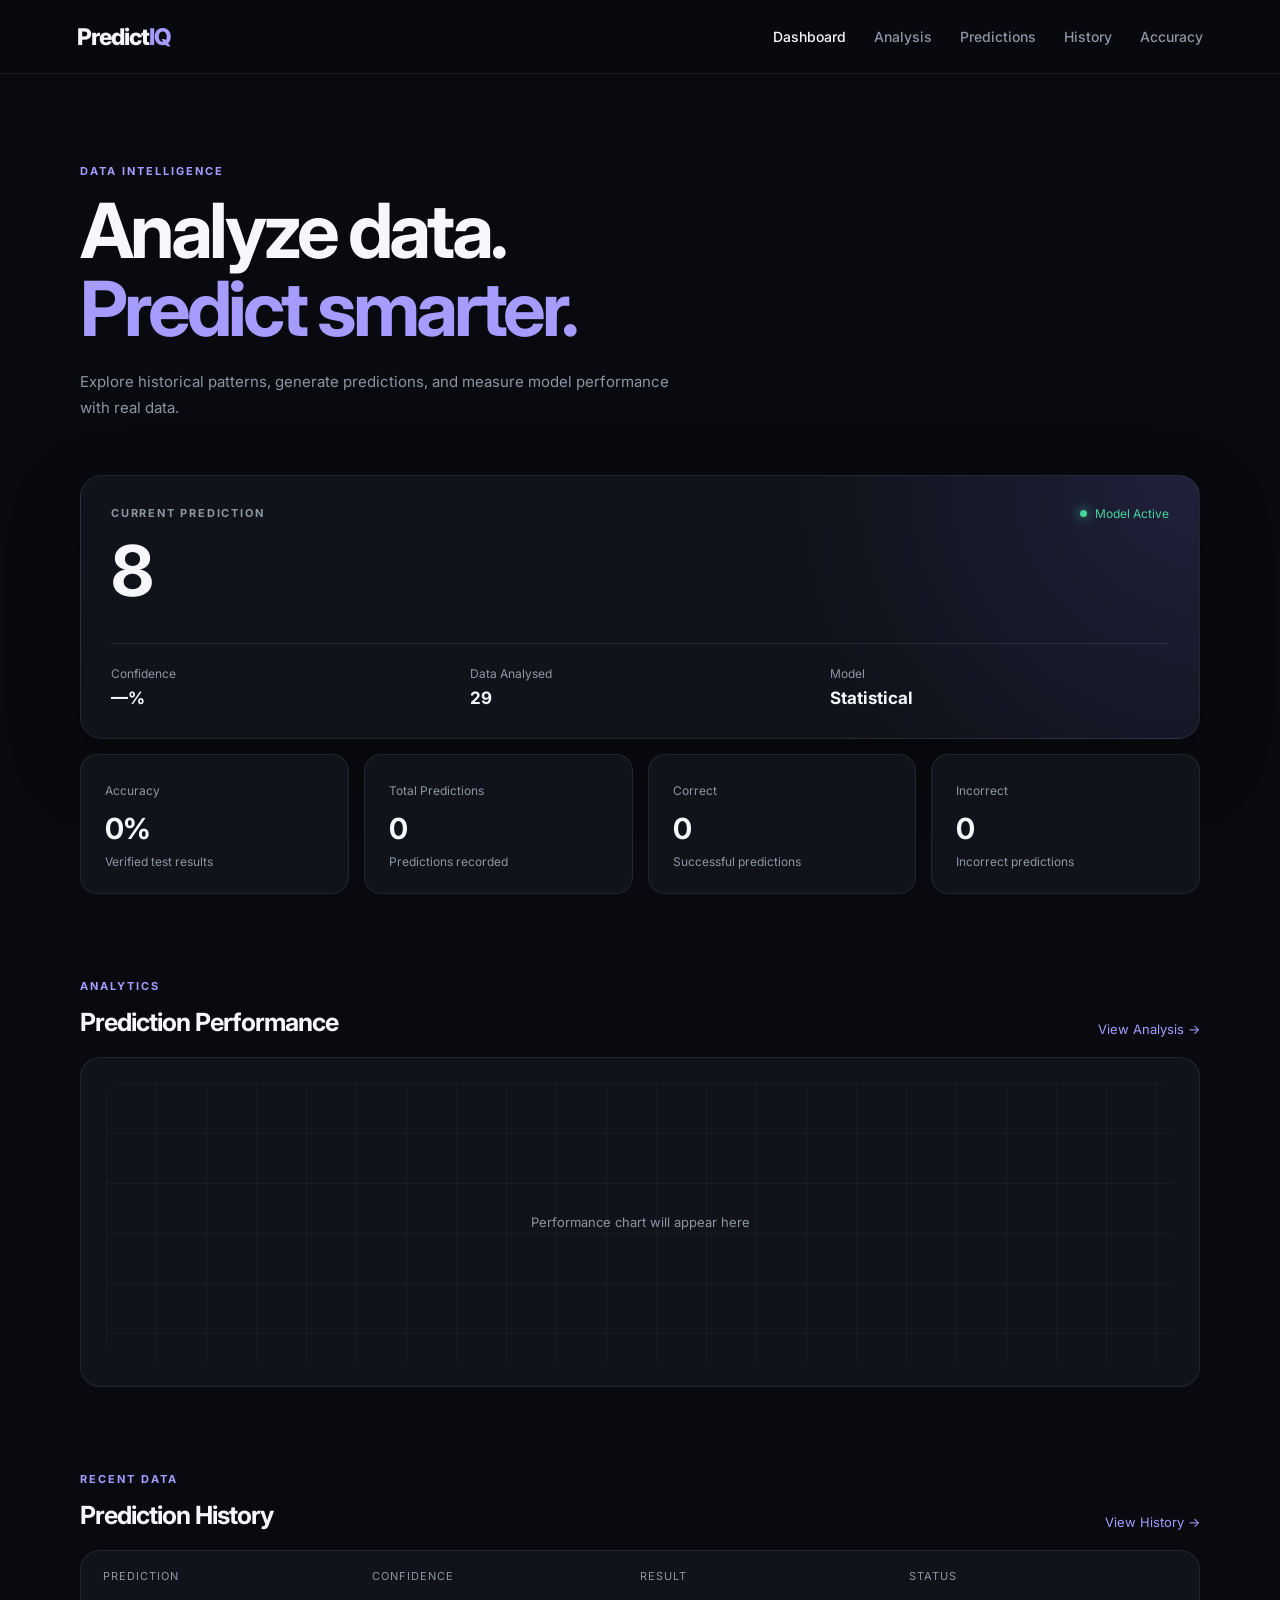
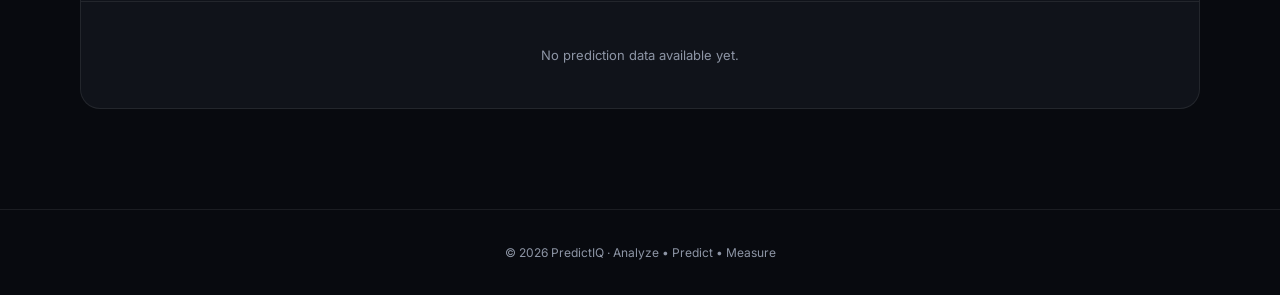
<file: index.html>
<!DOCTYPE html>
<html lang="en">
<head>
    <meta charset="UTF-8">
    <meta name="viewport" content="width=device-width, initial-scale=1.0">

    <title>PredictIQ — Analyze • Predict • Measure</title>

    <link rel="stylesheet" href="style.css">
</head>

<body>

    <!-- HEADER -->
    <header class="navbar">

        <a href="index.html" class="logo">
            Predict<span>IQ</span>
        </a>

        <nav>
            <a href="index.html" class="active">Dashboard</a>
            <a href="pages/analysis.html">Analysis</a>
            <a href="pages/predictions.html">Predictions</a>
            <a href="pages/history.html">History</a>
            <a href="pages/accuracy.html">Accuracy</a>
        </nav>

        <button class="menu-btn" id="menuBtn">☰</button>

    </header>


    <!-- MAIN -->
    <main class="container">

        <!-- HERO -->
        <section class="hero">

            <div>
                <p class="eyebrow">DATA INTELLIGENCE</p>

                <h1>
                    Analyze data.<br>
                    <span>Predict smarter.</span>
                </h1>

                <p class="hero-text">
                    Explore historical patterns, generate predictions,
                    and measure model performance with real data.
                </p>
            </div>

        </section>


        <!-- CURRENT PREDICTION -->
        <section class="prediction-card">

            <div class="card-top">
                <div>
                    <p class="card-label">CURRENT PREDICTION</p>
                    <h2 id="predictionValue">—</h2>
                </div>

                <div class="status">
                    <span></span>
                    Model Active
                </div>
            </div>

            <div class="prediction-info">

                <div>
                    <small>Confidence</small>
                    <strong id="confidence">—%</strong>
                </div>

                <div>
                    <small>Data Analysed</small>
                    <strong id="dataCount">0</strong>
                </div>

                <div>
                    <small>Model</small>
                    <strong>Statistical</strong>
                </div>

            </div>

        </section>


        <!-- STATS -->
        <section class="stats-grid">

            <div class="stat-card">
                <span>Accuracy</span>
                <strong id="accuracy">0%</strong>
                <small>Verified test results</small>
            </div>

            <div class="stat-card">
                <span>Total Predictions</span>
                <strong id="totalPredictions">0</strong>
                <small>Predictions recorded</small>
            </div>

            <div class="stat-card">
                <span>Correct</span>
                <strong id="correctPredictions">0</strong>
                <small>Successful predictions</small>
            </div>

            <div class="stat-card">
                <span>Incorrect</span>
                <strong id="wrongPredictions">0</strong>
                <small>Incorrect predictions</small>
            </div>

        </section>


        <!-- ANALYSIS -->
        <section class="section">

            <div class="section-heading">
                <div>
                    <p class="eyebrow">ANALYTICS</p>
                    <h2>Prediction Performance</h2>
                </div>

                <a href="pages/analysis.html" class="view-link">
                    View Analysis →
                </a>
            </div>

            <div class="chart-card">

                <div class="chart-placeholder">

                    <div class="chart-line"></div>

                    <p>
                        Performance chart will appear here
                    </p>

                </div>

            </div>

        </section>


        <!-- RECENT ACTIVITY -->
        <section class="section">

            <div class="section-heading">

                <div>
                    <p class="eyebrow">RECENT DATA</p>
                    <h2>Prediction History</h2>
                </div>

                <a href="pages/history.html" class="view-link">
                    View History →
                </a>

            </div>


            <div class="table-card">

                <div class="table-row table-head">
                    <span>Prediction</span>
                    <span>Confidence</span>
                    <span>Result</span>
                    <span>Status</span>
                </div>

                <div id="historyList">

                    <div class="empty-state">
                        No prediction data available yet.
                    </div>

                </div>

            </div>

        </section>

    </main>


    <!-- FOOTER -->
    <footer>

        <p>
            © 2026 PredictIQ · Analyze • Predict • Measure
        </p>

    </footer>


    <script src="script.js"></script>

</body>
  </html>
</file>
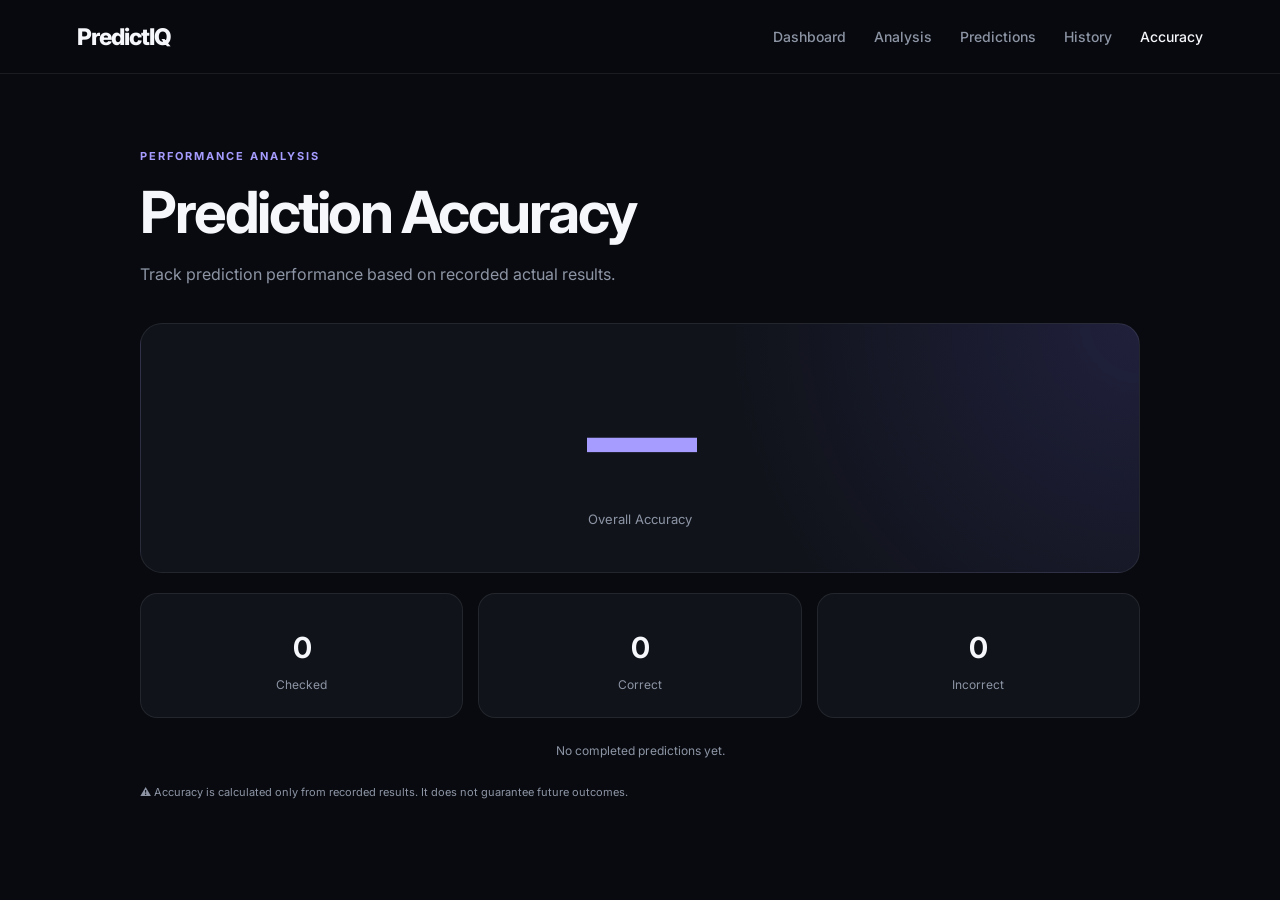
<file: pages/accuracy.html>
<!DOCTYPE html>
<html lang="en">

<head>
  <meta charset="UTF-8">
  <meta name="viewport" content="width=device-width, initial-scale=1.0">

  <title>Accuracy | PredictIQ</title>

  <link rel="stylesheet" href="../style.css">
</head>

<body>

  <header class="navbar">

    <div class="logo">PredictIQ</div>

    <button id="menuBtn" class="menu-btn">☰</button>

    <nav>
      <a href="../index.html">Dashboard</a>
      <a href="analysis.html">Analysis</a>
      <a href="predictions.html">Predictions</a>
      <a href="history.html">History</a>
      <a href="accuracy.html" class="active">Accuracy</a>
    </nav>

  </header>


  <main class="accuracy-page">

    <section class="page-header">

      <p class="eyebrow">PERFORMANCE ANALYSIS</p>

      <h1>Prediction Accuracy</h1>

      <p>
        Track prediction performance based on recorded actual results.
      </p>

    </section>


    <section class="accuracy-card">

      <div class="accuracy-number" id="accuracyValue">
        —
      </div>

      <p>Overall Accuracy</p>

    </section>


    <section class="accuracy-stats">

      <div class="stat-card">
        <strong id="totalChecked">0</strong>
        <span>Checked</span>
      </div>

      <div class="stat-card">
        <strong id="correctCount">0</strong>
        <span>Correct</span>
      </div>

      <div class="stat-card">
        <strong id="incorrectCount">0</strong>
        <span>Incorrect</span>
      </div>

    </section>


    <p class="accuracy-message" id="accuracyMessage">
      No completed predictions yet.
    </p>


    <p class="disclaimer">
      ⚠️ Accuracy is calculated only from recorded results.
      It does not guarantee future outcomes.
    </p>

  </main>


  <script src="../accuracy.js"></script>

</body>

                                 </html>
</file>
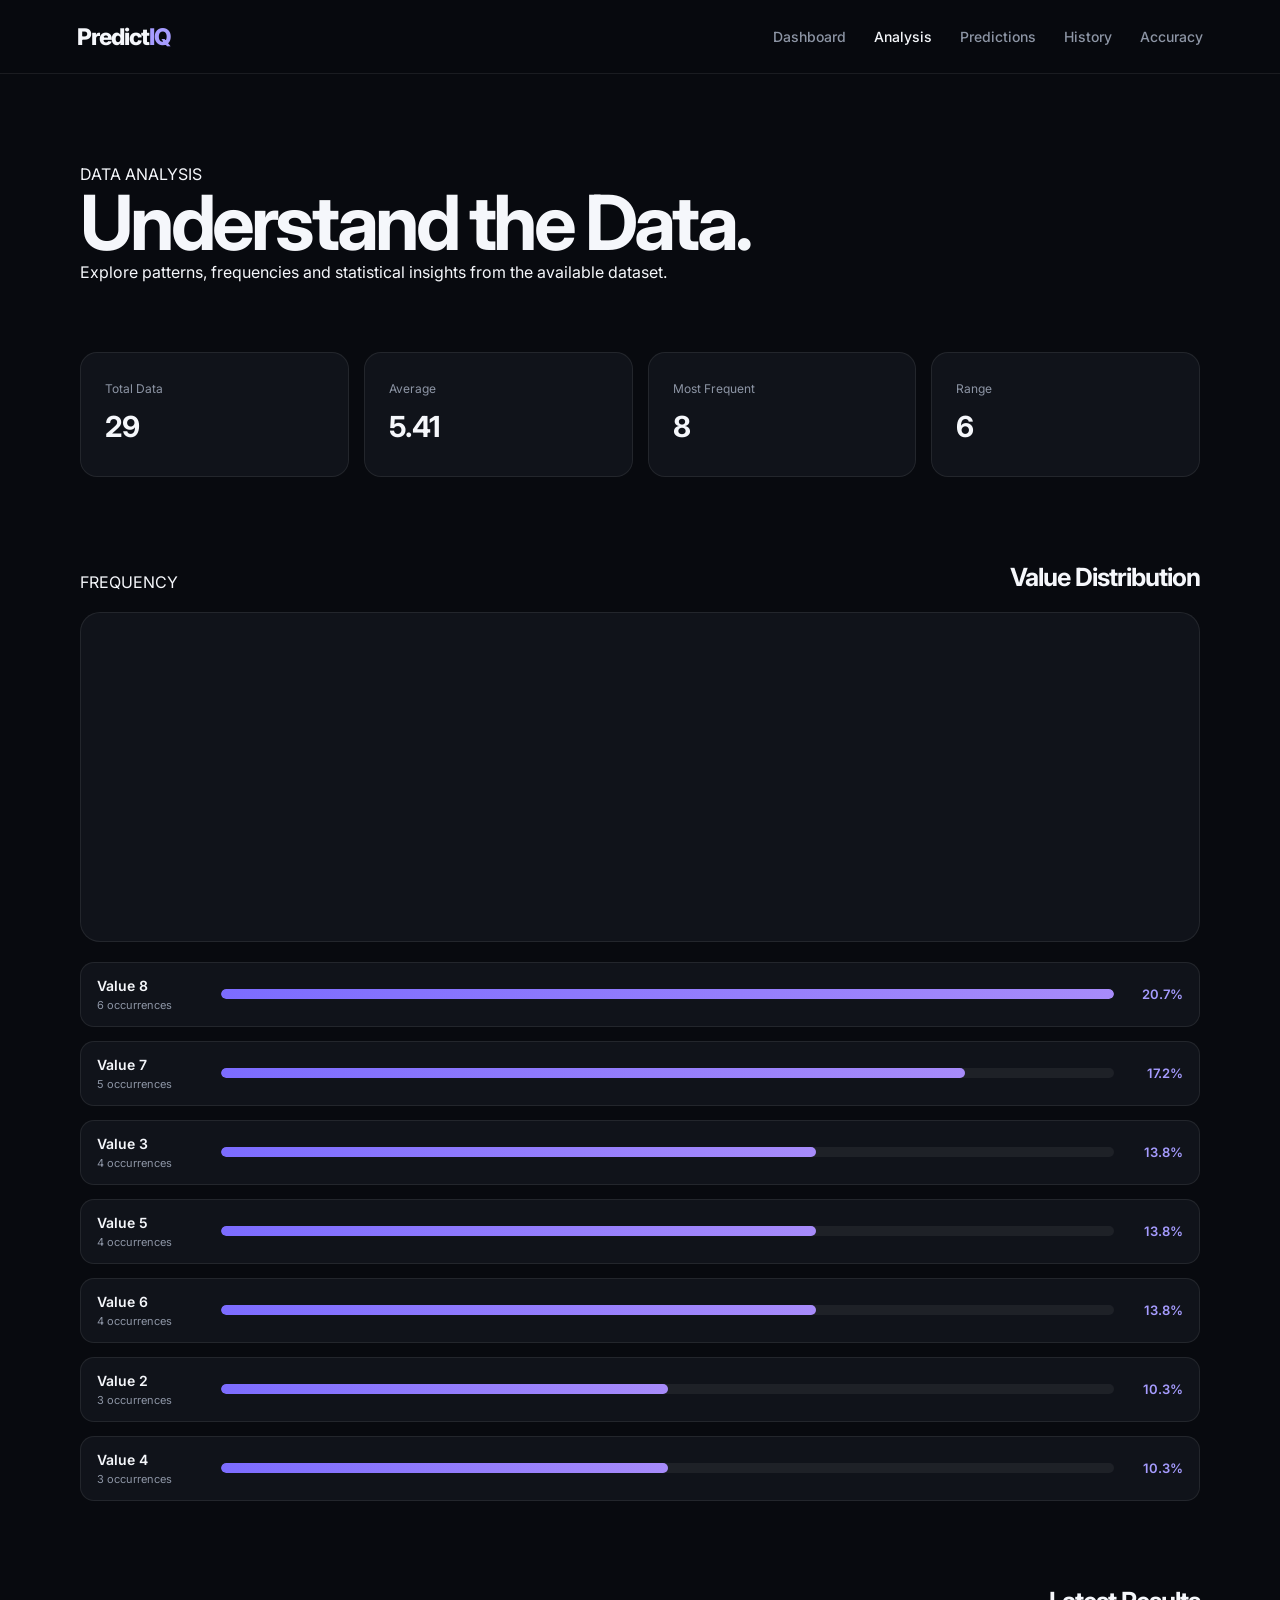
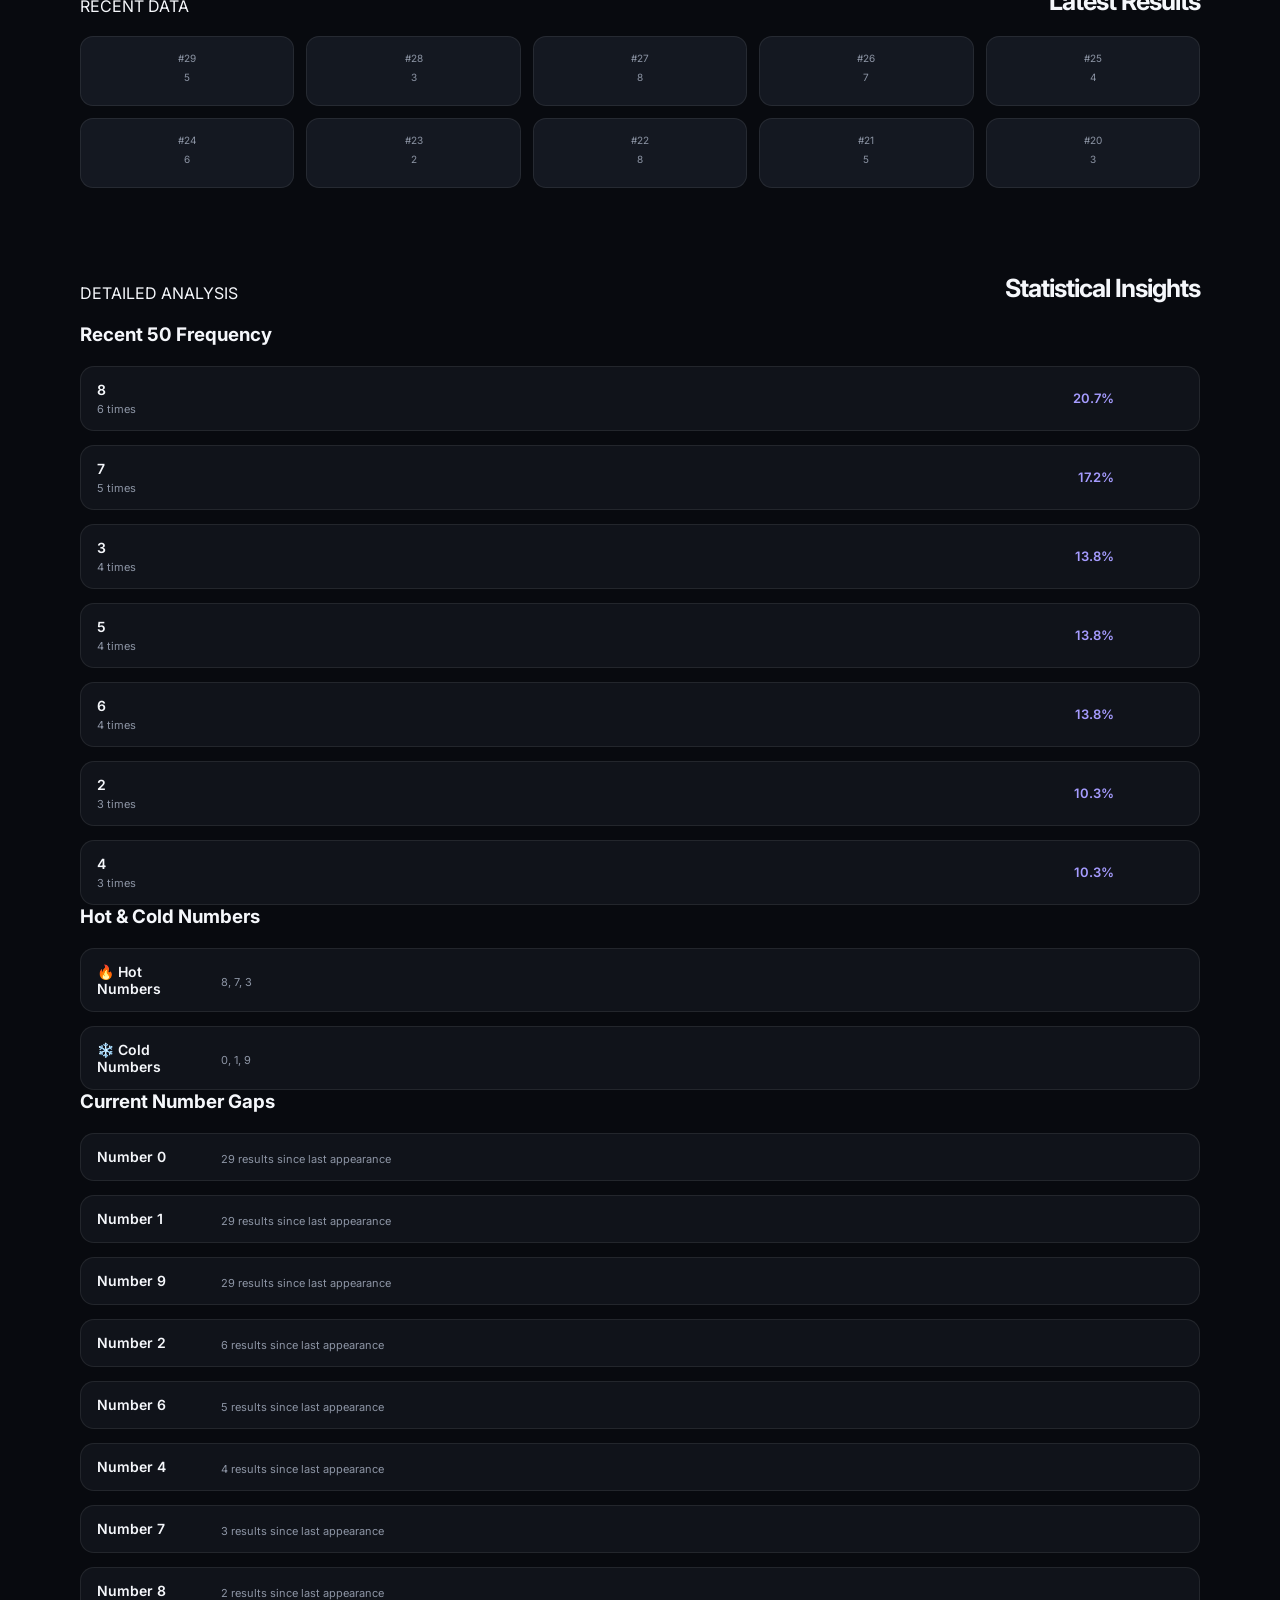
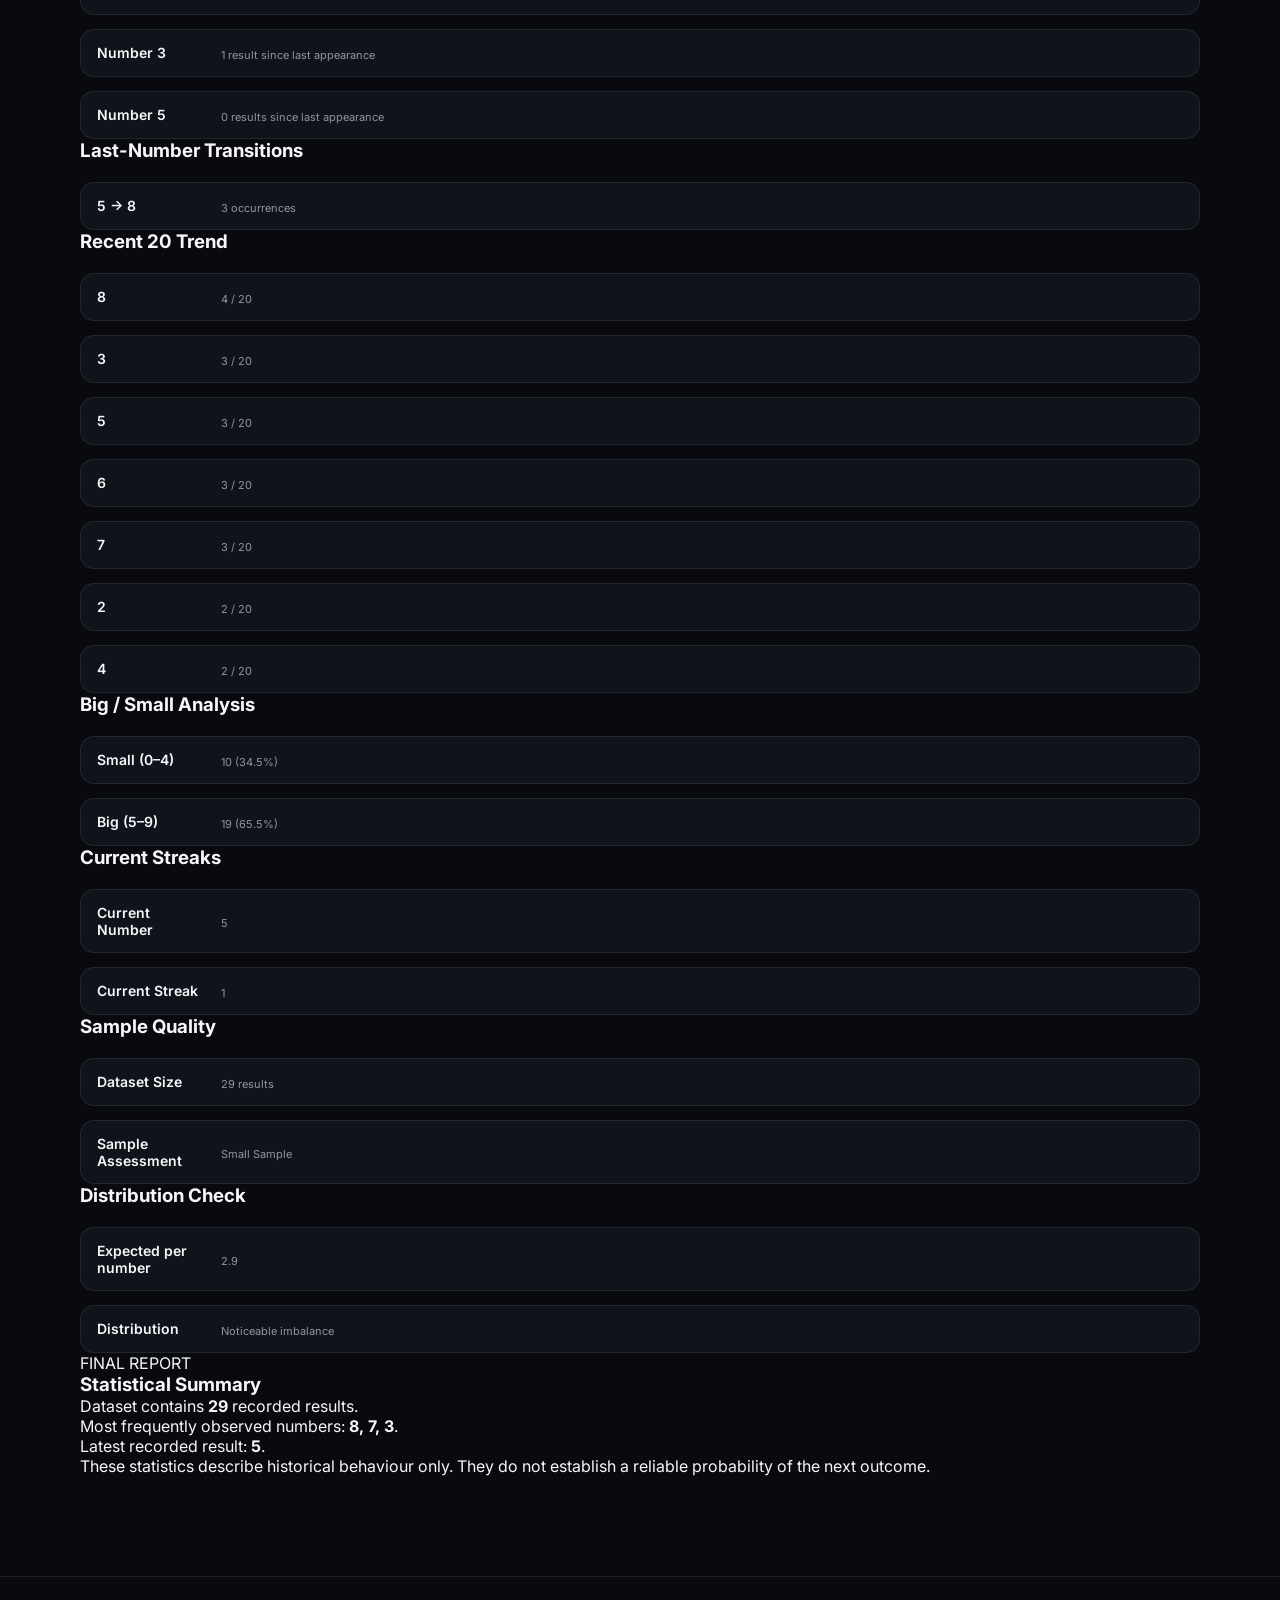
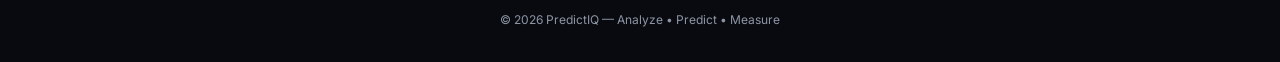
<file: pages/analysis.html>
<!DOCTYPE html>
<html lang="en">
<head>
    <meta charset="UTF-8">
    <meta name="viewport" content="width=device-width, initial-scale=1.0">

    <title>Analysis | PredictIQ</title>

    <link rel="stylesheet" href="../style.css">
</head>

<body>
<header class="navbar">

    <a href="../index.html" class="logo">
        Predict<span>IQ</span>
    </a>

    <nav>
        <a href="../index.html">Dashboard</a>
        <a href="analysis.html" class="active">Analysis</a>
        <a href="predictions.html">Predictions</a>
        <a href="history.html">History</a>
        <a href="accuracy.html">Accuracy</a>
    </nav>

    <button class="menu-btn" id="menuBtn">☰</button>

</header>


<main class="container">

    <section class="hero">
        <p class="section-tag">DATA ANALYSIS</p>

        <h1>Understand the Data.</h1>

        <p>
            Explore patterns, frequencies and statistical insights
            from the available dataset.
        </p>
    </section>


    <!-- Statistics -->

    <section class="stats-grid">

        <div class="stat-card">
            <span>Total Data</span>
            <strong id="totalData">—</strong>
        </div>

        <div class="stat-card">
            <span>Average</span>
            <strong id="average">—</strong>
        </div>

        <div class="stat-card">
            <span>Most Frequent</span>
            <strong id="mostCommon">—</strong>
        </div>

        <div class="stat-card">
            <span>Range</span>
            <strong id="range">—</strong>
        </div>

    </section>


    <!-- Frequency -->

    <section class="section">

        <div class="section-heading">
            <p class="section-tag">FREQUENCY</p>
            <h2>Value Distribution</h2>
        </div>

        <div class="chart-card">
    <canvas id="frequencyChart"></canvas>
</div>

<div id="frequencyList" class="analysis-list">
    Loading data...
</div>

    </section>


    <!-- Recent Data -->

    <section class="section">

        <div class="section-heading">
            <p class="section-tag">RECENT DATA</p>
            <h2>Latest Results</h2>
        </div>

        <div id="recentResults" class="recent-results">
            Loading...
        </div>

    </section>
        <!-- Detailed Analysis -->

    <section class="section">

        <div class="section-heading">
            <p class="section-tag">DETAILED ANALYSIS</p>
            <h2>Statistical Insights</h2>
        </div>


        <!-- Recent 50 Frequency -->

        <div class="analysis-card">

            <h3>Recent 50 Frequency</h3>

            <div id="recent50Frequency" class="analysis-list">
                Loading...
            </div>

        </div>


        <!-- Hot & Cold -->

        <div class="analysis-card">

            <h3>Hot & Cold Numbers</h3>

            <div id="hotColdNumbers" class="analysis-list">
                Loading...
            </div>

        </div>


        <!-- Number Gaps -->

        <div class="analysis-card">

            <h3>Current Number Gaps</h3>

            <div id="numberGaps" class="analysis-list">
                Loading...
            </div>

        </div>


        <!-- Transitions -->

        <div class="analysis-card">

            <h3>Last-Number Transitions</h3>

            <div id="transitions" class="analysis-list">
                Loading...
            </div>

        </div>


        <!-- Recent 20 Trend -->

        <div class="analysis-card">

            <h3>Recent 20 Trend</h3>

            <div id="recent20Trend" class="analysis-list">
                Loading...
            </div>

        </div>


        <!-- Big / Small -->

        <div class="analysis-card">

            <h3>Big / Small Analysis</h3>

            <div id="bigSmallAnalysis" class="analysis-list">
                Loading...
            </div>

        </div>


        <!-- Streaks -->

        <div class="analysis-card">

            <h3>Current Streaks</h3>

            <div id="currentStreaks" class="analysis-list">
                Loading...
            </div>

        </div>


        <!-- Sample Quality -->

        <div class="analysis-card">

            <h3>Sample Quality</h3>

            <div id="sampleQuality" class="analysis-list">
                Loading...
            </div>

        </div>


        <!-- Distribution -->

        <div class="analysis-card">

            <h3>Distribution Check</h3>

            <div id="distributionCheck" class="analysis-list">
                Loading...
            </div>

        </div>


        <!-- Final Report -->

        <div class="analysis-card final-report">

            <p class="section-tag">FINAL REPORT</p>

            <h3>Statistical Summary</h3>

            <div id="finalReport">
                Generating analysis...
            </div>

        </div>

                </section>

</main>


<footer class="footer">
    <p>© 2026 PredictIQ — Analyze • Predict • Measure</p>
</footer>


<script src="../analysis.js"></script>
</body>
      </html>
</file>
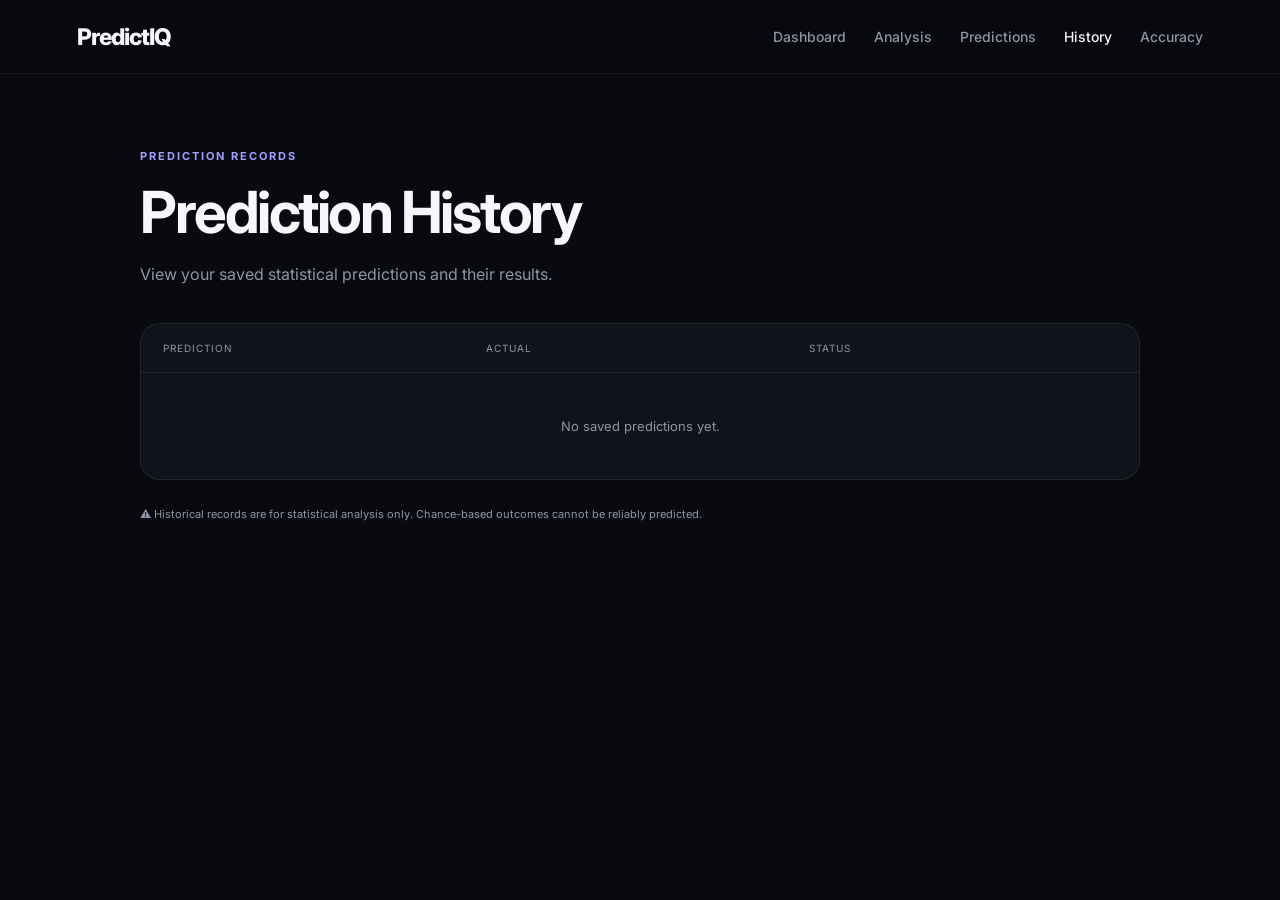
<file: pages/history.html>
<!DOCTYPE html>
<html lang="en">

<head>
  <meta charset="UTF-8">
  <meta name="viewport" content="width=device-width, initial-scale=1.0">

  <title>History | PredictIQ</title>

  <link rel="stylesheet" href="../style.css">
</head>

<body>

  <header class="navbar">

    <div class="logo">PredictIQ</div>

    <button id="menuBtn" class="menu-btn">☰</button>

    <nav>
      <a href="../index.html">Dashboard</a>
      <a href="analysis.html">Analysis</a>
      <a href="predictions.html">Predictions</a>
      <a href="history.html" class="active">History</a>
      <a href="accuracy.html">Accuracy</a>
    </nav>

  </header>


  <main class="history-page">

    <section class="page-header">

      <p class="eyebrow">PREDICTION RECORDS</p>

      <h1>Prediction History</h1>

      <p>
        View your saved statistical predictions and their results.
      </p>

    </section>


    <section class="history-card">

      <div class="history-header">
        <span>Prediction</span>
        <span>Actual</span>
        <span>Status</span>
      </div>

      <div id="historyList">
        Loading...
      </div>

    </section>


    <p class="disclaimer">
      ⚠️ Historical records are for statistical analysis only.
      Chance-based outcomes cannot be reliably predicted.
    </p>

  </main>


  <script src="../history.js"></script>

</body>

</html>
</file>
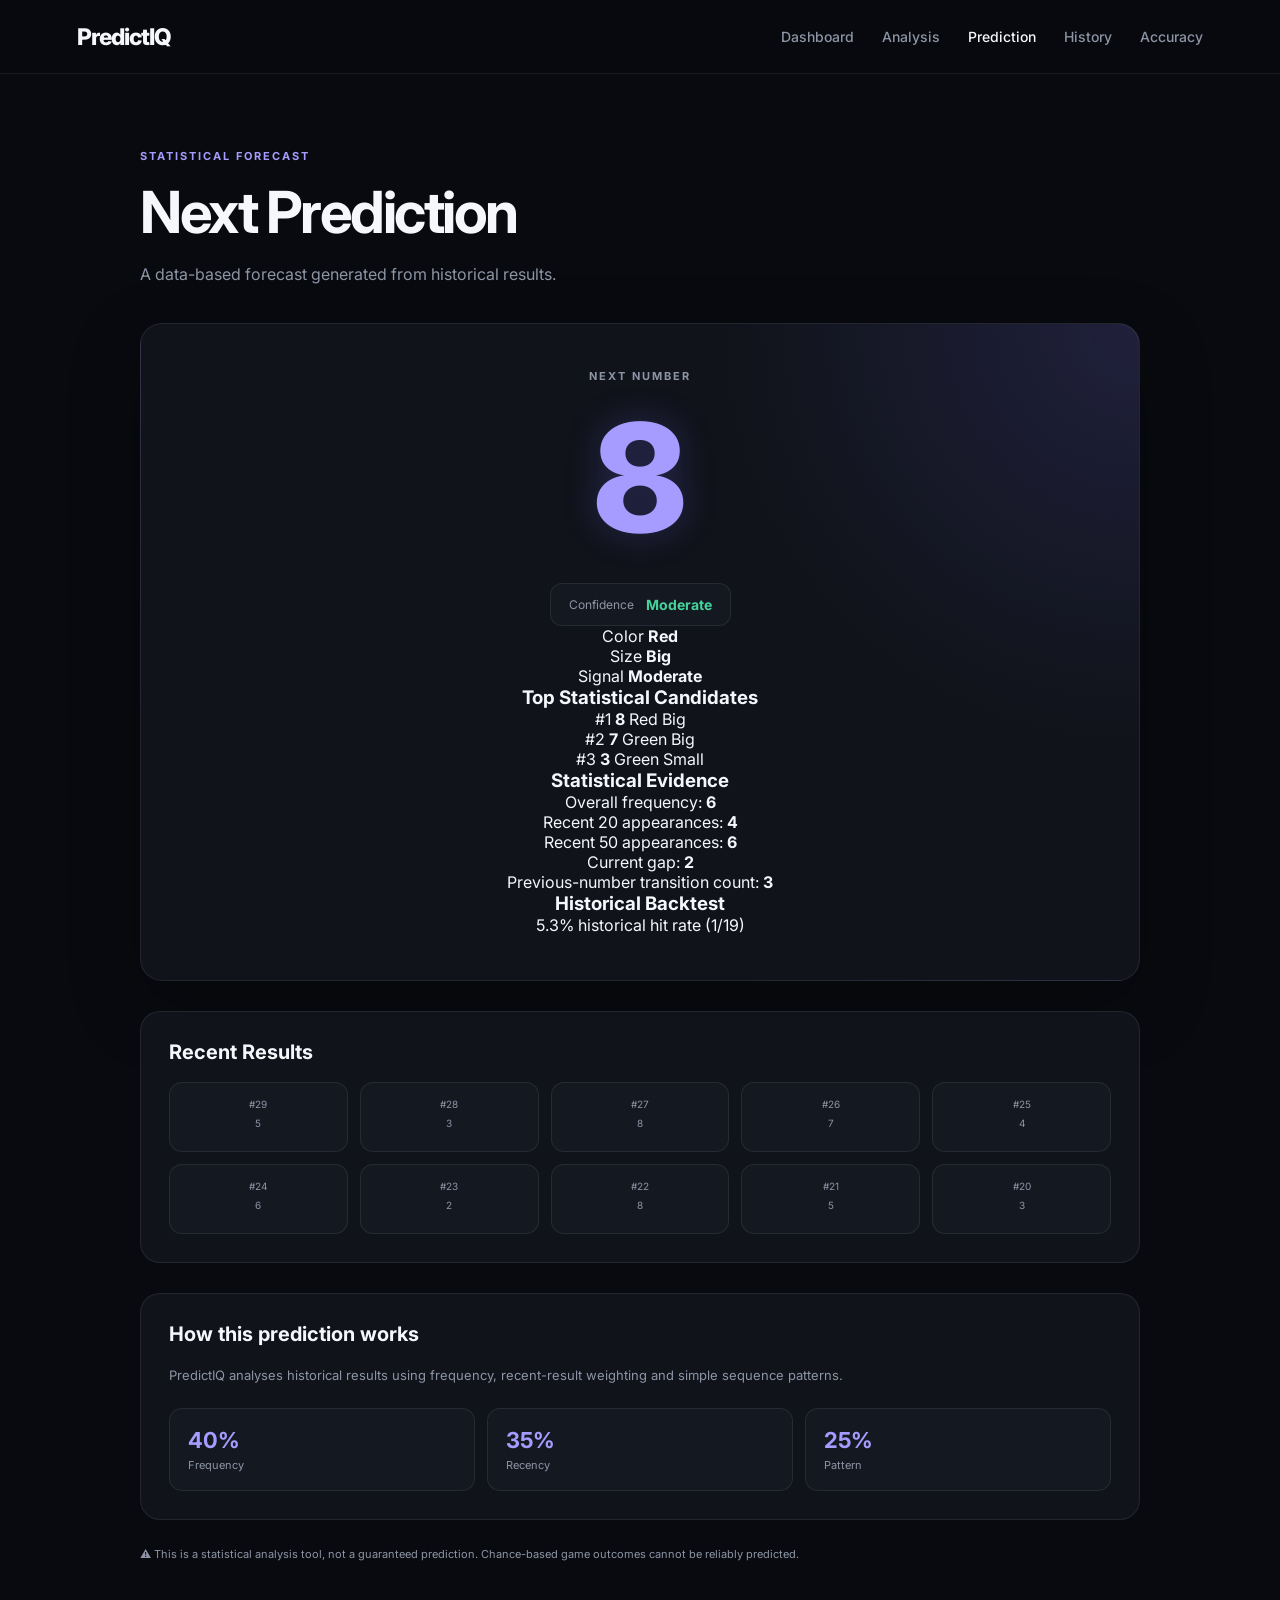
<file: pages/prediction.html>
<!DOCTYPE html>
<html lang="en">
<head>
  <meta charset="UTF-8">
  <meta name="viewport" content="width=device-width, initial-scale=1.0">

  <title>Prediction | PredictIQ</title>

  <link rel="stylesheet" href="../style.css">
</head>

<body>

  <header class="navbar">
    <div class="logo">PredictIQ</div>

    <button id="menuBtn" class="menu-btn">☰</button>

    <nav>
      <a href="../index.html">Dashboard</a>
      <a href="analysis.html">Analysis</a>
      <a href="prediction.html" class="active">Prediction</a>
      <a href="history.html">History</a>
      <a href="accuracy.html">Accuracy</a>
    </nav>
  </header>


  <main class="prediction-page">

    <section class="page-header">
      <p class="eyebrow">STATISTICAL FORECAST</p>
      <h1>Next Prediction</h1>
      <p>
        A data-based forecast generated from historical results.
      </p>
    </section>


    <section class="prediction-card">

      <div class="prediction-label">
        NEXT NUMBER
      </div>

      <div id="predictionValue" class="prediction-number">
        —
      </div>

      <div class="confidence-box">
        <span>Confidence</span>
        <strong id="confidenceValue">—</strong>
      </div>

    </section>


    <section class="recent-section">

      <h2>Recent Results</h2>

      <div id="recentResults" class="recent-results">
        Loading...
      </div>

    </section>


    <section class="method-card">

      <h2>How this prediction works</h2>

      <p>
        PredictIQ analyses historical results using frequency,
        recent-result weighting and simple sequence patterns.
      </p>

      <div class="signals">

        <div class="signal">
          <strong>40%</strong>
          <span>Frequency</span>
        </div>

        <div class="signal">
          <strong>35%</strong>
          <span>Recency</span>
        </div>

        <div class="signal">
          <strong>25%</strong>
          <span>Pattern</span>
        </div>

      </div>

    </section>


    <p class="disclaimer">
      ⚠️ This is a statistical analysis tool, not a guaranteed
      prediction. Chance-based game outcomes cannot be reliably
      predicted.
    </p>

  </main>


  <script src="../prediction.js"></script>

</body>
            </html>
</file>
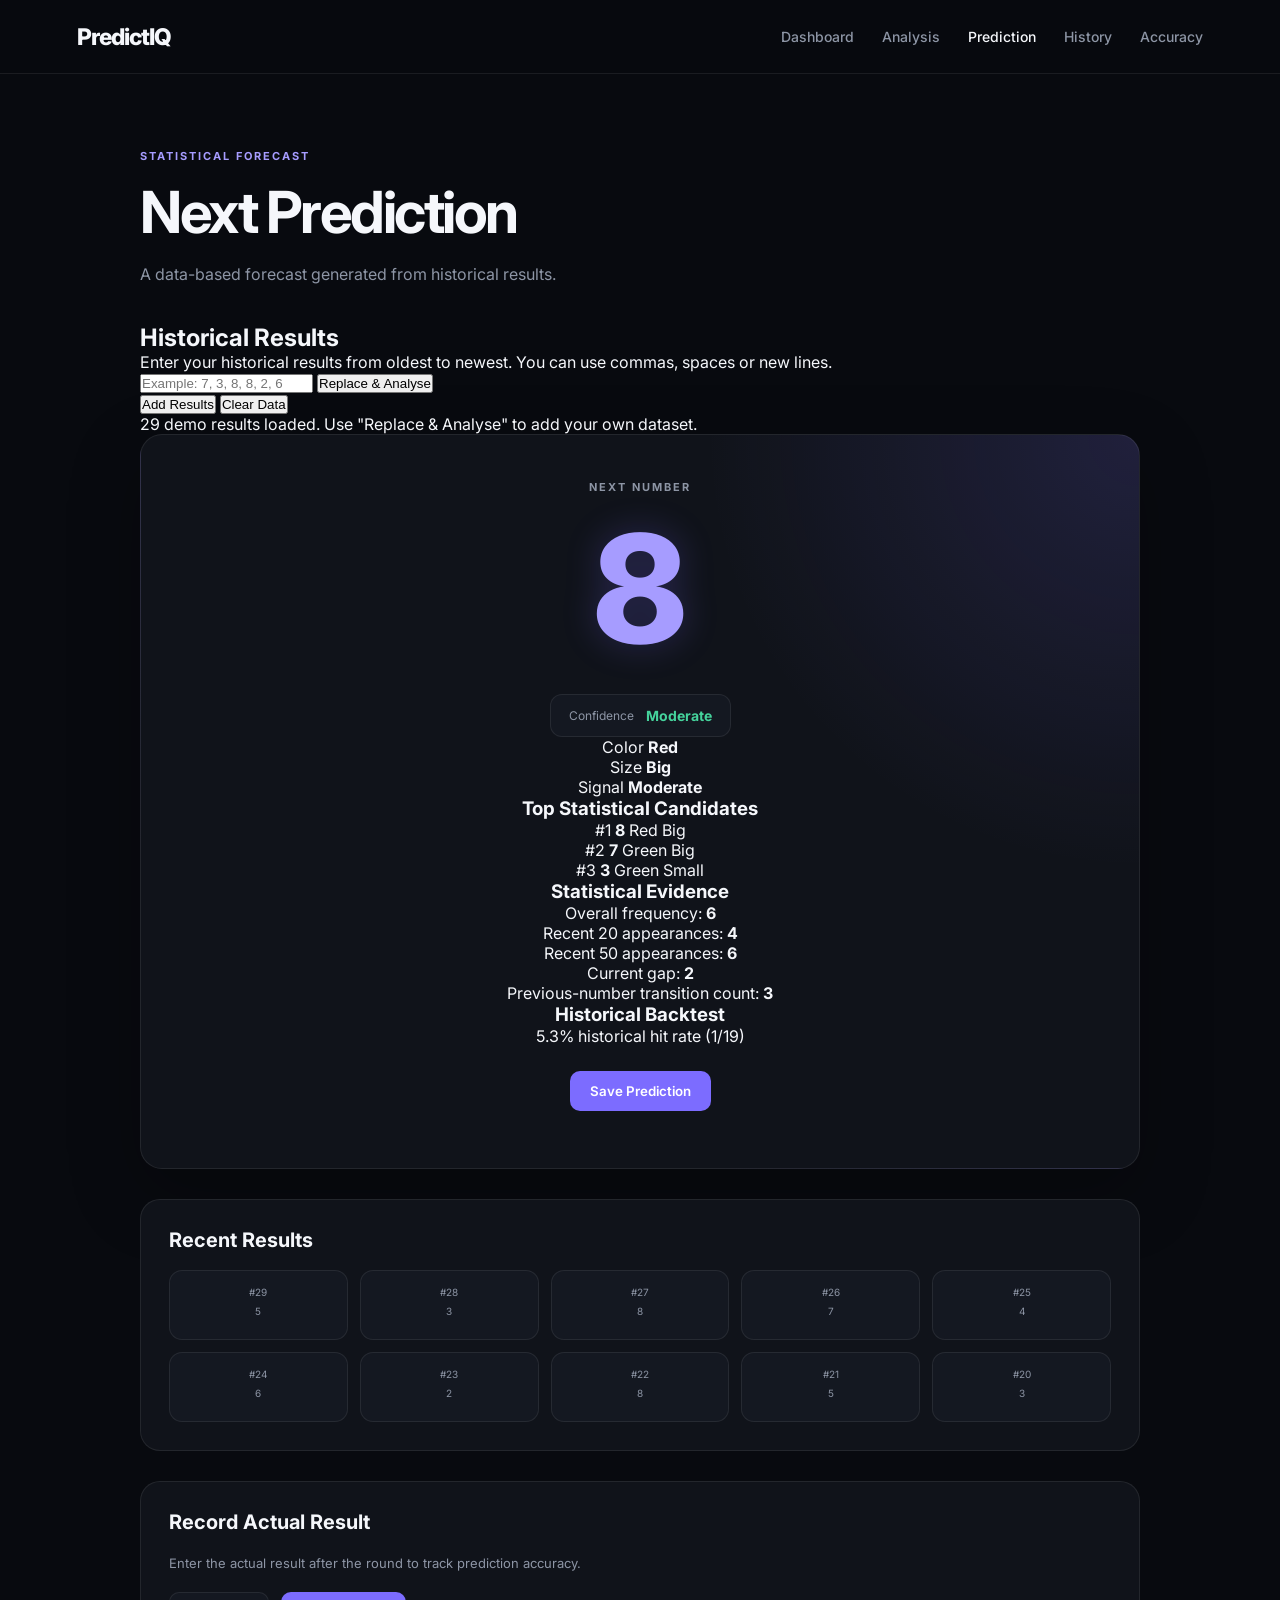
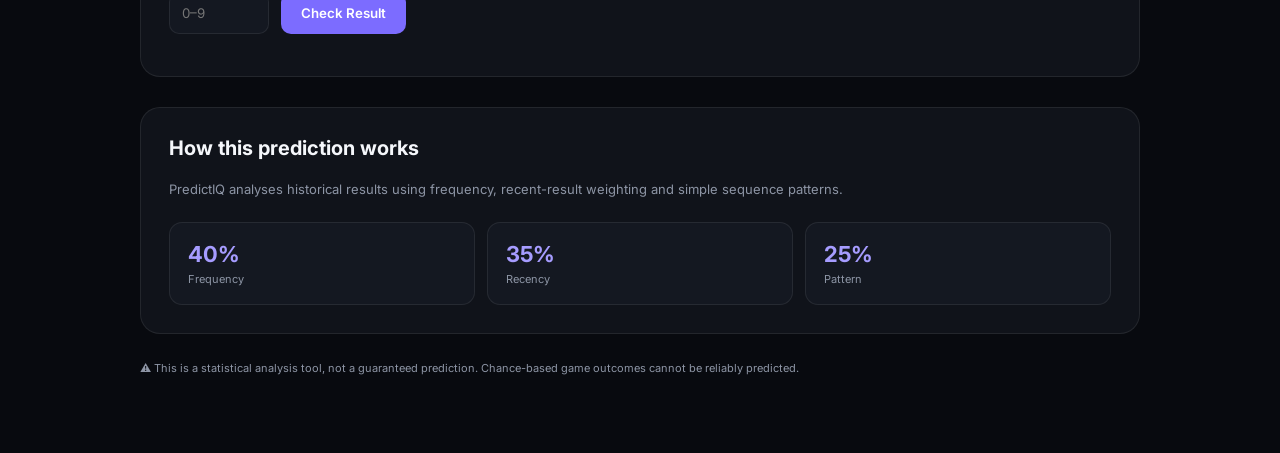
<file: pages/predictions.html>
<!DOCTYPE html>
<html lang="en">
<head>
  <meta charset="UTF-8">
  <meta name="viewport" content="width=device-width, initial-scale=1.0">

  <title>Prediction | PredictIQ</title>

  <link rel="stylesheet" href="../style.css">
</head>

<body>

  <header class="navbar">
    <div class="logo">PredictIQ</div>

    <button id="menuBtn" class="menu-btn">☰</button>

    <nav>
      <a href="../index.html">Dashboard</a>
      <a href="analysis.html">Analysis</a>
      <a href="predictions.html" class="active">Prediction</a>
      <a href="history.html">History</a>
      <a href="accuracy.html">Accuracy</a>
    </nav>
  </header>


  <main class="prediction-page">

    <section class="page-header">
      <p class="eyebrow">STATISTICAL FORECAST</p>
      <h1>Next Prediction</h1>
      <p>
        A data-based forecast generated from historical results.
      </p>
    </section>
    
    <section class="input-section">

  <h2>Historical Results</h2>

  <p>
    Enter your historical results from oldest to newest.
    You can use commas, spaces or new lines.
  </p>

  <div class="result-input-area">

    <input
      type="text"
      id="resultsInput"
      placeholder="Example: 7, 3, 8, 8, 2, 6"
    >

    <button id="analyseBtn" type="button">
      Replace & Analyse
    </button>

  </div>

  <div class="data-actions">

    <button id="addResultsBtn" type="button">
      Add Results
    </button>

    <button id="clearDataBtn" type="button">
      Clear Data
    </button>

  </div>

  <p id="inputStatus"></p>

  <p id="datasetInfo"></p>

    </section>


    <section class="prediction-card">

      <div class="prediction-label">
        NEXT NUMBER
      </div>

      <div id="predictionValue" class="prediction-number">
        —
      </div>

      <div class="confidence-box">
        <span>Confidence</span>
        <strong id="confidenceValue">—</strong>
      </div>
      <div class="prediction-actions">
  <button id="savePredictionBtn">Save Prediction</button>
</div>

<p id="saveStatus" class="save-status"></p>

    </section>


    <section class="recent-section">

      <h2>Recent Results</h2>

      <div id="recentResults" class="recent-results">
        Loading...
      </div>
      
   </section>
    
      <section class="result-entry">

  <h2>Record Actual Result</h2>

  <p>
    Enter the actual result after the round to track prediction accuracy.
  </p>

  <div class="result-input-row">
    <input
      type="number"
      id="actualResult"
      min="0"
      max="9"
      placeholder="0–9"
    >

    <button id="checkResultBtn">
      Check Result
    </button>
  </div>

  <p id="resultStatus"></p>

      </section>

  


    <section class="method-card">

      <h2>How this prediction works</h2>

      <p>
        PredictIQ analyses historical results using frequency,
        recent-result weighting and simple sequence patterns.
      </p>

      <div class="signals">

        <div class="signal">
          <strong>40%</strong>
          <span>Frequency</span>
        </div>

        <div class="signal">
          <strong>35%</strong>
          <span>Recency</span>
        </div>

        <div class="signal">
          <strong>25%</strong>
          <span>Pattern</span>
        </div>

      </div>

    </section>


    <p class="disclaimer">
      ⚠️ This is a statistical analysis tool, not a guaranteed
      prediction. Chance-based game outcomes cannot be reliably
      predicted.
    </p>

  </main>


  <script src="../prediction.js"></script>

</body>
            </html>
</file>
<file: style.css>
@import url('https://fonts.googleapis.com/css2?family=Inter:wght@400;500;600;700;800&display=swap');

* {
    margin: 0;
    padding: 0;
    box-sizing: border-box;
}

:root {
    --bg: #080a0f;
    --card: #10131a;
    --card-2: #141821;
    --border: rgba(255,255,255,0.08);
    --text: #f5f7fb;
    --muted: #8d95a5;
    --accent: #7c6cff;
    --accent-2: #a69cff;
    --success: #45d39c;
}

body {
    font-family: 'Inter', sans-serif;
    background: var(--bg);
    color: var(--text);
    min-height: 100vh;
}


/* =========================
   NAVBAR
========================= */

.navbar {
    height: 74px;
    padding: 0 6%;
    display: flex;
    align-items: center;
    justify-content: space-between;

    border-bottom: 1px solid var(--border);
    background: rgba(8,10,15,0.85);

    position: sticky;
    top: 0;
    z-index: 100;

    backdrop-filter: blur(18px);
}

.logo {
    text-decoration: none;
    color: var(--text);
    font-size: 23px;
    font-weight: 800;
    letter-spacing: -1px;
}

.logo span {
    color: var(--accent-2);
}

nav {
    display: flex;
    gap: 28px;
}

nav a {
    text-decoration: none;
    color: var(--muted);
    font-size: 14px;
    font-weight: 500;

    transition: 0.25s ease;
}

nav a:hover,
nav a.active {
    color: var(--text);
}

.menu-btn {
    display: none;
    border: none;
    background: none;
    color: var(--text);
    font-size: 25px;
}


/* =========================
   CONTAINER
========================= */

.container {
    width: min(1120px, 90%);
    margin: auto;
}


/* =========================
   HERO
========================= */

.hero {
    padding: 90px 0 55px;
}

.eyebrow {
    color: var(--accent-2);
    font-size: 11px;
    font-weight: 700;
    letter-spacing: 2px;
    margin-bottom: 14px;
}

.hero h1 {
    font-size: clamp(42px, 7vw, 76px);
    line-height: 1.02;
    letter-spacing: -4px;
    max-width: 800px;
}

.hero h1 span {
    color: var(--accent-2);
}

.hero-text {
    margin-top: 22px;
    max-width: 600px;
    color: var(--muted);
    line-height: 1.7;
    font-size: 15px;
}


/* =========================
   PREDICTION CARD
========================= */

.prediction-card {
    padding: 30px;
    border: 1px solid var(--border);
    border-radius: 22px;

    background:
        radial-gradient(circle at top right,
        rgba(124,108,255,0.15),
        transparent 35%),
        var(--card);

    box-shadow: 0 25px 70px rgba(0,0,0,0.25);
}

.card-top {
    display: flex;
    justify-content: space-between;
    align-items: flex-start;
}

.card-label {
    color: var(--muted);
    font-size: 11px;
    letter-spacing: 1.8px;
    font-weight: 700;
}

.prediction-card h2 {
    font-size: 70px;
    margin-top: 8px;
    letter-spacing: -4px;
}

.status {
    display: flex;
    align-items: center;
    gap: 8px;

    color: var(--success);
    font-size: 12px;
}

.status span {
    width: 7px;
    height: 7px;
    border-radius: 50%;
    background: var(--success);
    box-shadow: 0 0 12px var(--success);
}

.prediction-info {
    margin-top: 30px;
    padding-top: 22px;

    border-top: 1px solid var(--border);

    display: grid;
    grid-template-columns: repeat(3,1fr);
    gap: 20px;
}

.prediction-info small,
.stat-card small {
    display: block;
    color: var(--muted);
    font-size: 12px;
}

.prediction-info strong {
    display: block;
    margin-top: 7px;
    font-size: 17px;
}


/* =========================
   STATS
========================= */

.stats-grid {
    display: grid;
    grid-template-columns: repeat(4,1fr);
    gap: 15px;

    margin-top: 15px;
}

.stat-card {
    padding: 24px;

    border: 1px solid var(--border);
    border-radius: 17px;

    background: var(--card);
}

.stat-card span {
    color: var(--muted);
    font-size: 12px;
}

.stat-card strong {
    display: block;
    margin: 12px 0 8px;

    font-size: 29px;
    letter-spacing: -1px;
}


/* =========================
   SECTIONS
========================= */

.section {
    margin-top: 85px;
}

.section-heading {
    display: flex;
    align-items: end;
    justify-content: space-between;
    margin-bottom: 20px;
}

.section-heading h2 {
    font-size: 25px;
    letter-spacing: -1px;
}

.view-link {
    color: var(--accent-2);
    text-decoration: none;
    font-size: 13px;
}


/* =========================
   CHART
========================= */

.chart-card {
    height: 330px;

    border: 1px solid var(--border);
    border-radius: 20px;

    background: var(--card);

    padding: 25px;
}

.chart-placeholder {
    height: 100%;

    border-radius: 13px;

    display: flex;
    align-items: center;
    justify-content: center;

    position: relative;

    background:
        linear-gradient(
            rgba(255,255,255,0.035) 1px,
            transparent 1px
        ),
        linear-gradient(
            90deg,
            rgba(255,255,255,0.035) 1px,
            transparent 1px
        );

    background-size: 50px 50px;
}

.chart-placeholder p {
    color: var(--muted);
    font-size: 13px;
}


/* =========================
   HISTORY TABLE
========================= */

.table-card {
    border: 1px solid var(--border);
    border-radius: 20px;
    overflow: hidden;
    background: var(--card);
}

.table-row {
    display: grid;
    grid-template-columns: repeat(4,1fr);
    padding: 18px 22px;

    border-bottom: 1px solid var(--border);

    font-size: 13px;
}

.table-head {
    color: var(--muted);
    font-size: 11px;
    text-transform: uppercase;
    letter-spacing: 1px;
}

.empty-state {
    padding: 45px 20px;
    text-align: center;
    color: var(--muted);
    font-size: 13px;
}


/* =========================
   FOOTER
========================= */

footer {
    margin-top: 100px;
    padding: 35px 20px;

    border-top: 1px solid var(--border);

    text-align: center;

    color: var(--muted);
    font-size: 12px;
}


/* =========================
   MOBILE
========================= */

@media (max-width: 800px) {

    .navbar {
        padding: 0 5%;
    }

    nav {
        display: none;
    }

    .menu-btn {
        display: block;
    }

    .hero {
        padding: 65px 0 40px;
    }

    .hero h1 {
        font-size: 48px;
        letter-spacing: -2.5px;
    }

    .stats-grid {
        grid-template-columns: repeat(2,1fr);
    }

    .prediction-info {
        grid-template-columns: 1fr;
    }

    .section-heading {
        align-items: flex-start;
        gap: 15px;
        flex-direction: column;
    }

    .table-row {
        grid-template-columns: repeat(2,1fr);
        gap: 12px;
    }

}

@media (max-width: 480px) {

    .container {
        width: 92%;
    }

    .hero h1 {
        font-size: 41px;
    }

    .prediction-card {
        padding: 22px;
    }

    .prediction-card h2 {
        font-size: 58px;
    }

    .stats-grid {
        grid-template-columns: 1fr;
    }

  }
@media (max-width: 768px) {

    .navbar nav.mobile-open {
        display: flex;
        flex-direction: column;
    }

}
/* =========================
   ANALYSIS CHART
========================= */

.analysis-list {
    display: flex;
    flex-direction: column;
    gap: 14px;
    margin-top: 20px;
}

.analysis-item {
    display: grid;
    grid-template-columns: 110px 1fr 55px;
    align-items: center;
    gap: 14px;

    padding: 14px 16px;

    border: 1px solid var(--border);
    border-radius: 14px;

    background: var(--card);
}

.analysis-info {
    min-width: 0;
}

.analysis-title {
    font-weight: 600;
    font-size: 14px;
}

.analysis-count {
    color: var(--muted);
    font-size: 11px;
    margin-top: 4px;
}

.bar-area {
    height: 10px;

    background: rgba(255,255,255,0.06);

    border-radius: 20px;

    overflow: hidden;
}

.bar-fill {
    height: 100%;

    background: linear-gradient(
        90deg,
        #7c6cff,
        #a78bfa
    );

    border-radius: 20px;

    min-width: 4px;

    transition: width 0.6s ease;
}

.analysis-percent {
    text-align: right;

    font-size: 13px;

    color: var(--accent-2);

    font-weight: 600;
}


@media (max-width: 600px) {

    .analysis-item {
        grid-template-columns: 90px 1fr 50px;
        gap: 10px;
        padding: 13px;
    }

    .analysis-title {
        font-size: 12px;
    }

    .analysis-count {
        font-size: 10px;
    }

    .analysis-percent {
        font-size: 11px;
    }

    }
/* =========================
   PREDICTIONS PAGE
========================= */

.prediction-page,
.history-page,
.accuracy-page {
    width: min(1000px, 90%);
    margin: auto;
    padding: 75px 0;
}

.page-header {
    margin-bottom: 35px;
}

.page-header h1 {
    font-size: clamp(38px, 6vw, 58px);
    letter-spacing: -2.5px;
}

.page-header > p:last-child {
    margin-top: 14px;
    color: var(--muted);
    line-height: 1.7;
    max-width: 600px;
}

.prediction-page .prediction-card {
    text-align: center;
    padding: 45px 30px;
}

.prediction-label {
    color: var(--muted);
    font-size: 11px;
    font-weight: 700;
    letter-spacing: 2px;
}

.prediction-number {
    font-size: clamp(90px, 15vw, 150px);
    font-weight: 800;
    line-height: 1;
    margin: 20px 0 30px;
    color: var(--accent-2);
    text-shadow: 0 0 35px rgba(124,108,255,0.25);
}

.confidence-box {
    display: inline-flex;
    align-items: center;
    gap: 12px;
    padding: 12px 18px;
    border: 1px solid var(--border);
    border-radius: 12px;
    background: var(--card-2);
}

.confidence-box span {
    color: var(--muted);
    font-size: 12px;
}

.confidence-box strong {
    font-size: 14px;
    color: var(--success);
}

.prediction-actions {
    margin-top: 25px;
}

.prediction-actions button,
.result-input-row button {
    border: none;
    border-radius: 10px;
    padding: 12px 20px;
    background: var(--accent);
    color: white;
    font-family: inherit;
    font-weight: 600;
    cursor: pointer;
    transition: 0.25s ease;
}

.prediction-actions button:hover,
.result-input-row button:hover {
    transform: translateY(-2px);
    opacity: 0.9;
}

.save-status {
    margin-top: 12px;
    color: var(--success);
    font-size: 12px;
}


/* =========================
   RECENT RESULTS
========================= */

.recent-section,
.method-card,
.result-entry {
    margin-top: 30px;
    padding: 28px;
    border: 1px solid var(--border);
    border-radius: 20px;
    background: var(--card);
}

.recent-section h2,
.method-card h2,
.result-entry h2 {
    font-size: 20px;
    margin-bottom: 18px;
}

.recent-results {
    display: grid;
    grid-template-columns: repeat(5, 1fr);
    gap: 12px;
}

.recent-result {
    padding: 15px;
    border: 1px solid var(--border);
    border-radius: 13px;
    background: var(--card-2);
    text-align: center;
}

.recent-result span {
    display: block;
    color: var(--muted);
    font-size: 10px;
    margin-bottom: 7px;
}

.recent-result strong {
    font-size: 22px;
}

.method-card p,
.result-entry > p {
    color: var(--muted);
    font-size: 13px;
    line-height: 1.7;
}

.signals {
    display: grid;
    grid-template-columns: repeat(3, 1fr);
    gap: 12px;
    margin-top: 22px;
}

.signal {
    padding: 18px;
    border: 1px solid var(--border);
    border-radius: 13px;
    background: var(--card-2);
}

.signal strong {
    display: block;
    font-size: 22px;
    color: var(--accent-2);
}

.signal span {
    display: block;
    margin-top: 5px;
    color: var(--muted);
    font-size: 11px;
}

.disclaimer {
    margin-top: 25px;
    color: var(--muted);
    font-size: 11px;
    line-height: 1.7;
}


/* =========================
   RESULT ENTRY
========================= */

.result-input-row {
    display: flex;
    gap: 12px;
    margin-top: 18px;
}

.result-input-row input {
    width: 100px;
    border: 1px solid var(--border);
    border-radius: 10px;
    background: var(--card-2);
    color: var(--text);
    padding: 12px;
    font-family: inherit;
    outline: none;
}

.result-input-row input:focus {
    border-color: var(--accent);
}

#resultStatus {
    margin-top: 14px;
    font-size: 12px;
}


/* =========================
   HISTORY PAGE
========================= */

.history-card {
    border: 1px solid var(--border);
    border-radius: 20px;
    overflow: hidden;
    background: var(--card);
}

.history-header,
.history-row {
    display: grid;
    grid-template-columns: repeat(3, 1fr);
    gap: 15px;
    padding: 18px 22px;
}

.history-header {
    color: var(--muted);
    font-size: 10px;
    text-transform: uppercase;
    letter-spacing: 1px;
    border-bottom: 1px solid var(--border);
}

.history-row {
    border-bottom: 1px solid var(--border);
    font-size: 13px;
}

.history-row:last-child {
    border-bottom: none;
}

.history-row span:first-child {
    font-weight: 700;
}

.history-row span:last-child {
    color: var(--accent-2);
    font-weight: 600;
}

.empty-history {
    padding: 45px 20px;
    text-align: center;
    color: var(--muted);
    font-size: 13px;
}


/* =========================
   ACCURACY PAGE
========================= */

.accuracy-card {
    padding: 45px 25px;
    text-align: center;
    border: 1px solid var(--border);
    border-radius: 22px;
    background:
        radial-gradient(
            circle at top right,
            rgba(124,108,255,0.15),
            transparent 40%
        ),
        var(--card);
}

.accuracy-number {
    font-size: clamp(65px, 12vw, 110px);
    font-weight: 800;
    color: var(--accent-2);
    letter-spacing: -4px;
}

.accuracy-card p {
    margin-top: 8px;
    color: var(--muted);
    font-size: 13px;
}

.accuracy-stats {
    display: grid;
    grid-template-columns: repeat(3, 1fr);
    gap: 15px;
    margin-top: 20px;
}

.accuracy-stats .stat-card {
    text-align: center;
}

.accuracy-message {
    text-align: center;
    color: var(--muted);
    font-size: 12px;
    margin-top: 25px;
}


/* =========================
   MOBILE PREDICTION PAGES
========================= */

@media (max-width: 600px) {

    .prediction-page,
    .history-page,
    .accuracy-page {
        width: 92%;
        padding: 55px 0;
    }

    .prediction-page .prediction-card {
        padding: 35px 20px;
    }

    .recent-results {
        grid-template-columns: repeat(2, 1fr);
    }

    .signals {
        grid-template-columns: 1fr;
    }

    .history-header,
    .history-row {
        padding: 15px;
        font-size: 11px;
    }

    .accuracy-stats {
        grid-template-columns: 1fr;
    }

    .result-input-row {
        flex-direction: column;
    }

    .result-input-row input {
        width: 100%;
    }

    .result-input-row button {
        width: 100%;
    }
    }
</file>
